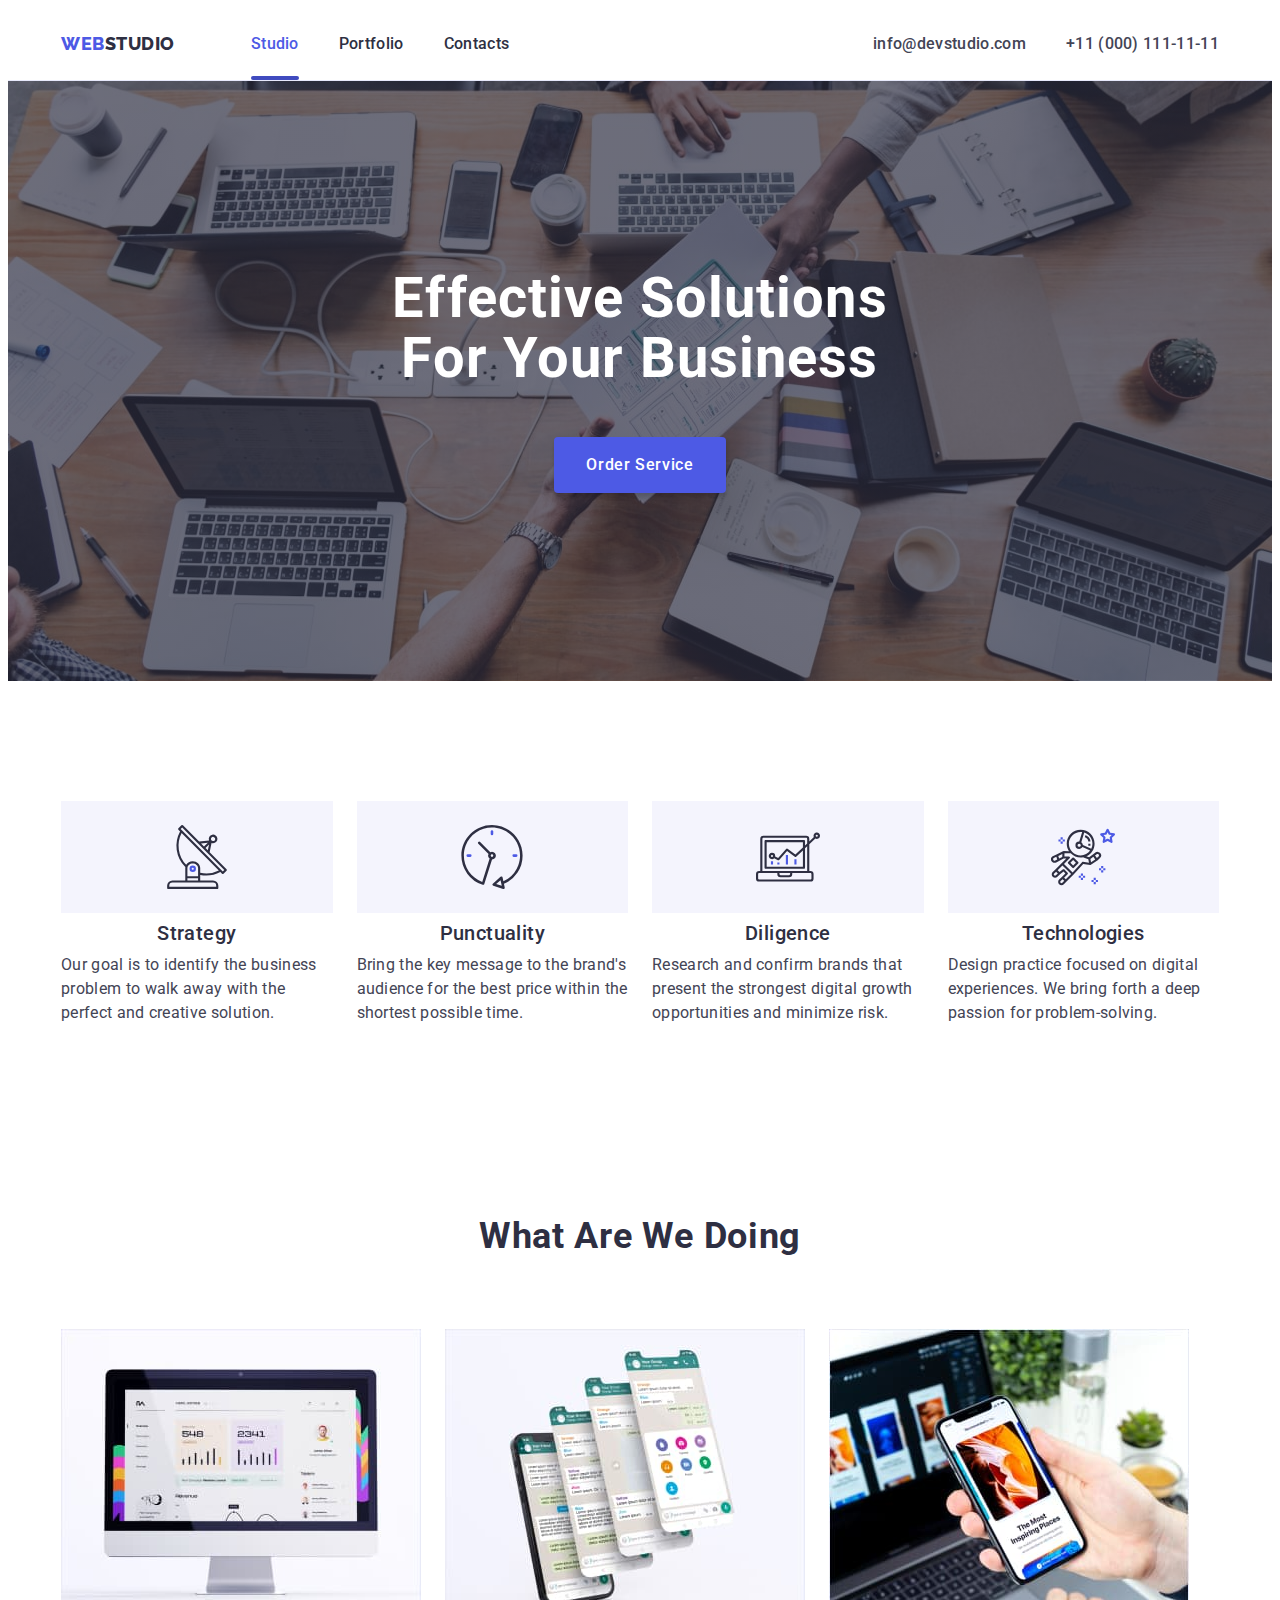
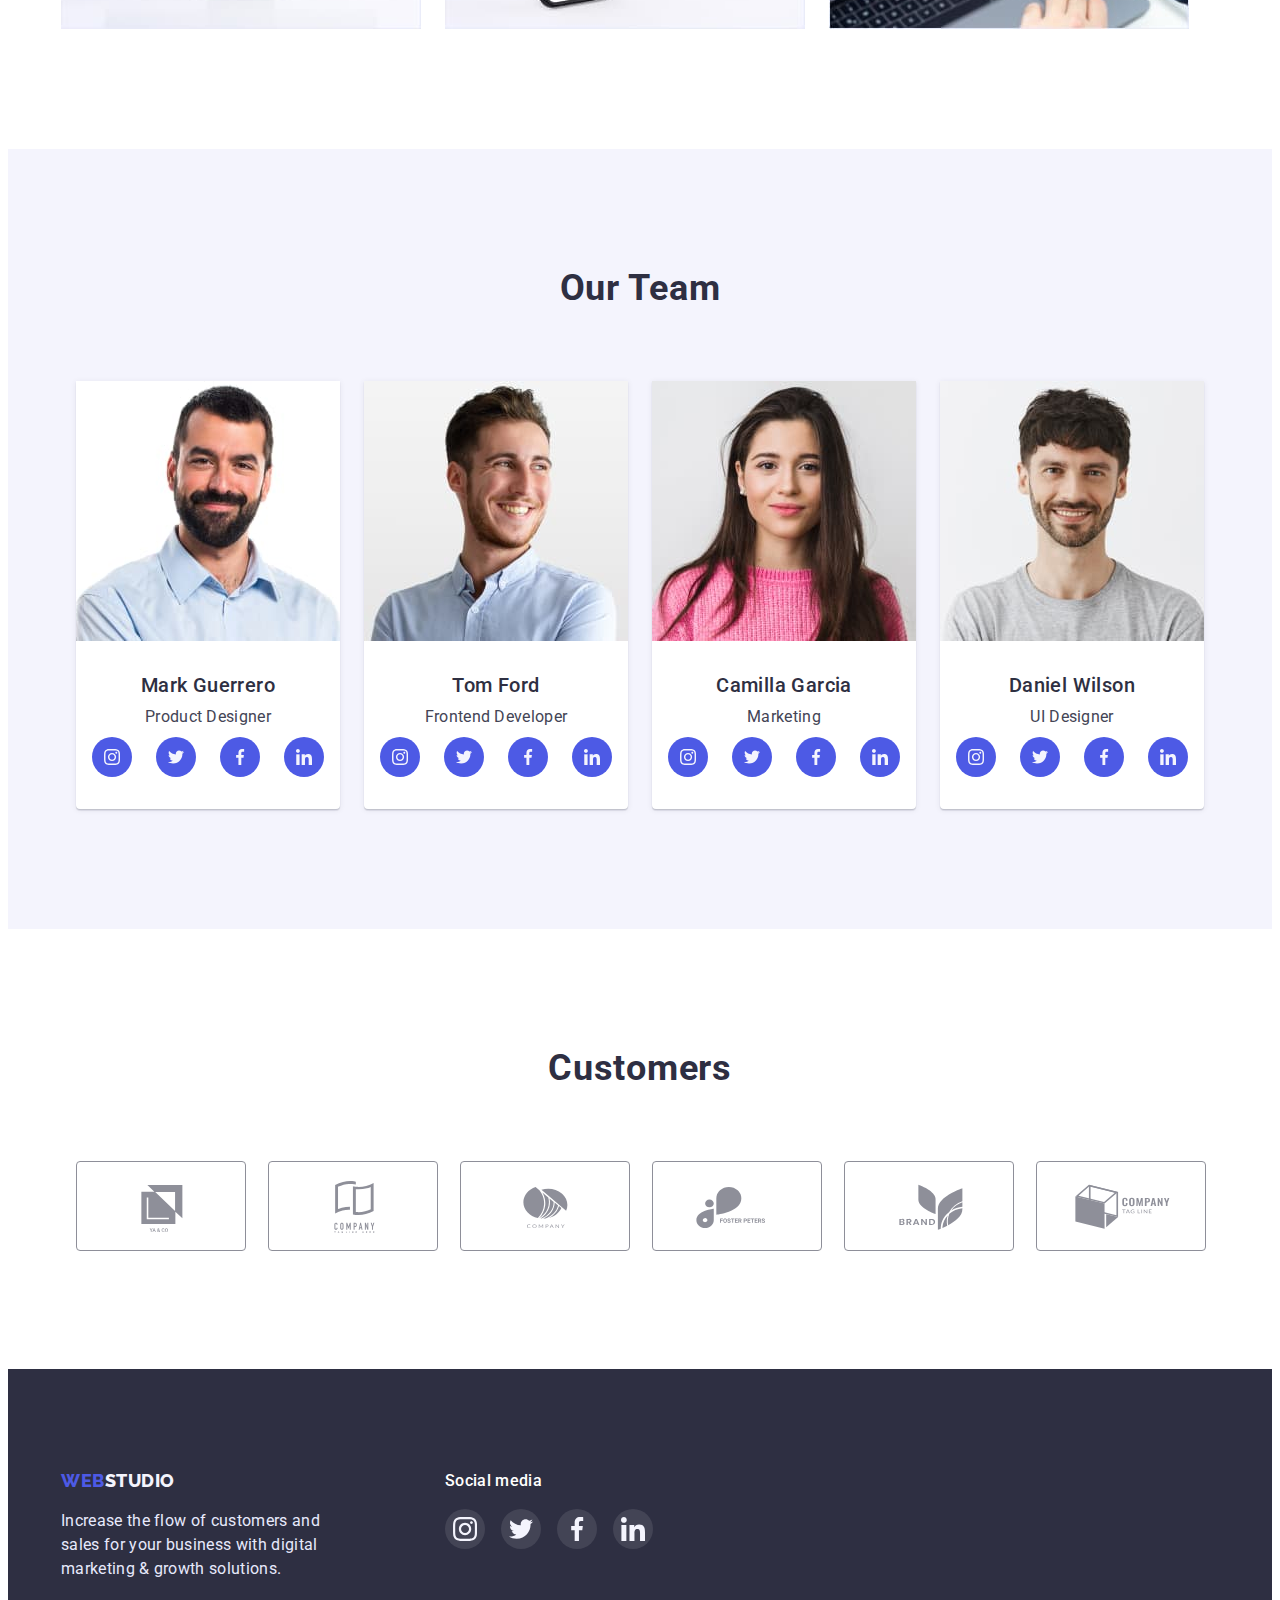
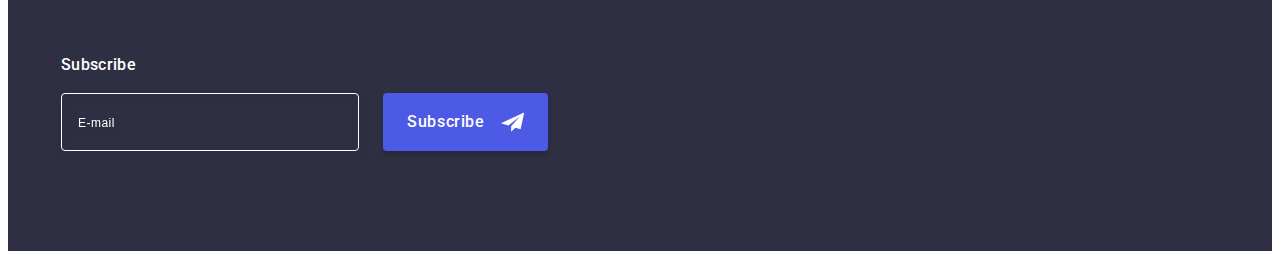
<file: index.html>
<!DOCTYPE html>
<html lang="en">
  <head>
    <meta charset="UTF-8" />
    <meta http-equiv="X-UA-Compatible" content="IE=edge" />
    <meta name="viewport" content="width=device-width, initial-scale=1.0" />
    <title>WebStudio</title>

    <link rel="preconnect" href="https://fonts.googleapis.com" />
    <link rel="preconnect" href="https://fonts.gstatic.com" crossorigin />
    <link
      href="https://fonts.googleapis.com/css2?family=Raleway:wght@800&family=Roboto:wght@400;500;700&display=swap"
      rel="stylesheet"
    />

    <link
      rel="stylesheet"
      href="https://cdnjs.cloudflare.com/ajax/libs/modern-normalize/1.1.0/modern-normalize.min.css"
      integrity="sha512-wpPYUAdjBVSE4KJnH1VR1HeZfpl1ub8YT/NKx4PuQ5NmX2tKuGu6U/JRp5y+Y8XG2tV+wKQpNHVUX03MfMFn9Q=="
      crossorigin="anonymous"
      referrerpolicy="no-referrer"
    />
    <link rel="stylesheet" href="./css/styles.css" />
    <link rel="stylesheet" href="./css/mobile.css" />
    <link rel="stylesheet" href="./css/tablet.css" />
    <link rel="stylesheet" href="./css/desktop.css" />
  </head>

  <body>
    <header class="header">
      <div class="header-wrap container">
        <nav class="header-navigation">
          <a href="./index.html" class="header-logo logo link"
            ><span class="part-logo">Web</span>Studio</a
          >
          <ul class="header-list list">
            <li class="header-list-item">
              <a href="./index.html" class="header-link link current">Studio</a>
            </li>
            <li class="header-list-item">
              <a href="./portfolio.html" class="header-link link">Portfolio</a>
            </li>
            <li class="header-list-item">
              <a href="" class="header-link link">Contacts</a>
            </li>
          </ul>
          <button
            class="mob-menu-open js-open-menu"
            type="button"
            aria-expanded="false"
            aria-controls="mobile-menu"
          >
            <svg class="mob-menu-open-icon" width="32" height="22">
              <use href="./images/icons.svg#icon-open"></use>
            </svg>
          </button>
        </nav>

        <address class="header-address">
          <ul class="header-address-list list">
            <li class="header-list-item">
              <a href="mailto:info@devstudio.com" class="header-link mail link"
                >info@devstudio.com</a
              >
            </li>
            <li class="header-list-item">
              <a href="tel:+110001111111" class="header-link phone link"
                >+11 (000) 111-11-11</a
              >
            </li>
          </ul>
        </address>
      </div>

      <div class="mob-menu js-menu-container" id="mobile-menu">
        <button class="mob-menu-close js-close-menu" type="button">
          <svg class="mob-menu-close-icon" width="8" height="8">
            <use href="./images/icons.svg#icon-close-black"></use>
          </svg>
        </button>
        <ul class="mob-menu-list list">
          <li class="mob-menu-list-item">
            <a href="./index.html" class="mob-menu-link link">Studio</a>
          </li>
          <li class="mob-menu-list-item">
            <a href="./portfolio.html" class="mob-menu-link link">Portfolio</a>
          </li>
          <li class="mob-menu-list-item">
            <a href="" class="mob-menu-link link">Contacts</a>
          </li>
        </ul>

        <address class="mob-menu-address">
          <ul class="mob-menu-address-list list">
            <li class="mob-menu-list-item">
              <a href="tel:+110001111111" class="mob-menu-link phone link"
                >+11 (000) 111-11-11</a
              >
            </li>
            <li class="mob-menu-list-item">
              <a
                href="mailto:info@devstudio.com"
                class="mob-menu-link mail link"
                >info@devstudio.com</a
              >
            </li>
          </ul>
        </address>

        <ul class="mob-menu-social list">
          <li class="menu-social-item">
            <a href="" class="menu-social-link link">
              <svg class="menu-social-link-icon" width="24" height="24">
                <use href="./images/icons.svg#icon-instagram"></use>
              </svg>
            </a>
          </li>
          <li class="menu-social-item">
            <a href="" class="menu-social-link link">
              <svg class="menu-social-link-icon" width="24" height="24">
                <use href="./images/icons.svg#icon-twitter"></use>
              </svg>
            </a>
          </li>
          <li class="social-item">
            <a href="" class="menu-social-link link">
              <svg class="menu-social-link-icon" width="24" height="24">
                <use href="./images/icons.svg#icon-facebook"></use>
              </svg>
            </a>
          </li>
          <li class="menu-social-item">
            <a href="" class="menu-social-link link">
              <svg class="menu-social-link-icon" width="24" height="24">
                <use href="./images/icons.svg#icon-linkedin"></use>
              </svg>
            </a>
          </li>
        </ul>
      </div>
    </header>

    <main class="main-main-page">
      <section class="hero-section section">
        <div class="container">
          <h1 class="hero-title">Effective Solutions for Your Business</h1>
          <button type="button" class="hero-btn btn" data-modal-open>
            Order Service
          </button>
        </div>
      </section>

      <section class="values-section section">
        <div class="container">
          <h2 class="visually-hidden">Our Values</h2>
          <ul class="values-list list">
            <li class="value-list-item icon-antenna">
              <div class="values-content-wrap">
                <h3 class="values-list-title">Strategy</h3>
                <p class="values-list-text">
                  Our goal is to identify the business problem to walk away with
                  the perfect and creative solution.
                </p>
              </div>
            </li>
            <li class="value-list-item icon-clock">
              <div class="values-content-wrap">
                <h3 class="values-list-title">Punctuality</h3>
                <p class="values-list-text">
                  Bring the key message to the brand's audience for the best
                  price within the shortest possible time.
                </p>
              </div>
            </li>
            <li class="value-list-item icon-diagram">
              <div class="values-content-wrap">
                <h3 class="values-list-title">Diligence</h3>
                <p class="values-list-text">
                  Research and confirm brands that present the strongest digital
                  growth opportunities and minimize risk.
                </p>
              </div>
            </li>
            <li class="value-list-item icon-astronaut">
              <div class="values-content-wrap">
                <h3 class="values-list-title">Technologies</h3>
                <p class="values-list-text">
                  Design practice focused on digital experiences. We bring forth
                  a deep passion for problem-solving.
                </p>
              </div>
            </li>
          </ul>
        </div>
      </section>

      <section class="presentation-section section">
        <div class="container">
          <h2 class="presentation-title title">What are we doing</h2>

          <ul class="presentation-list list">
            <li class="presentation-list-item">
              <img
                src="./images/pc-monitor.jpg"
                srcset="./images/pc-monitor.jpg 1x, ./images/pc-monitor 2x.jpg 2x"
                alt="PC monitor"
                width="360"
                height="300"
              />
            </li>
            <li class="presentation-list-item">
              <img
                src="./images/phone.jpg"
                srcset="./images/phone.jpg 1x, ./images/phone 2x.jpg 2x"
                alt=":Phone's displays"
                width="360"
                height="300"
              />
            </li>
            <li class="presentation-list-item">
              <img
                src="./images/phone-in-hand.jpg"
                srcset="./images/phone-in-hand.jpg 1x, ./images/phone-in-hand 2x.jpg 2x"
                alt="Someone's hand is holding a phone"
                width="360"
                height="300"
              />
            </li>
          </ul>
        </div>
      </section>

      <section class="team-section section">
        <div class="container">
          <h2 class="team-title title">Our Team</h2>
          <ul class="team-list list">
            <li class="team-list-item">
              <img
                src="./images/product-designer.jpg"
                srcset="
                  ./images/product-designer.jpg 1x,
                  ./images/product-designer 2x.jpg 2x
                "
                alt="Photo of product-designer"
                width="264"
              />
              <div class="team-wrap">
                <h3 class="team-list-title title">Mark Guerrero</h3>
                <p class="team-list-text">Product Designer</p>
                <ul class="social-list list">
                  <li class="social-item">
                    <a href="" class="social-link link">
                      <svg class="social-link-icon" width="16" height="16">
                        <use href="./images/icons.svg#icon-instagram"></use>
                      </svg>
                    </a>
                  </li>
                  <li class="social-item">
                    <a href="" class="social-link link">
                      <svg class="social-link-icon" width="16" height="16">
                        <use href="./images/icons.svg#icon-twitter"></use>
                      </svg>
                    </a>
                  </li>
                  <li class="social-item">
                    <a href="" class="social-link link">
                      <svg class="social-link-icon" width="16" height="16">
                        <use href="./images/icons.svg#icon-facebook"></use>
                      </svg>
                    </a>
                  </li>
                  <li class="social-item">
                    <a href="" class="social-link link">
                      <svg class="social-link-icon" width="16" height="16">
                        <use href="./images/icons.svg#icon-linkedin"></use>
                      </svg>
                    </a>
                  </li>
                </ul>
              </div>
            </li>
            <li class="team-list-item">
              <img
                src="./images/frontend-developer.jpg"
                srcset="./images/frontend-developer.jpg 1x, ./images/frontend-developer 2x.jpg 2x"
                alt="Photo of frontend-developer"
                width="264"
                height="260"
              />
              <div class="team-wrap">
                <h3 class="team-list-title title">Tom Ford</h3>
                <p class="team-list-text">Frontend Developer</p>
                <ul class="social-list list">
                  <li class="social-item">
                    <a href="" class="social-link link">
                      <svg class="social-link-icon" width="16" height="16">
                        <use href="./images/icons.svg#icon-instagram"></use>
                      </svg>
                    </a>
                  </li>
                  <li class="social-item">
                    <a href="" class="social-link link">
                      <svg class="social-link-icon" width="16" height="16">
                        <use href="./images/icons.svg#icon-twitter"></use>
                      </svg>
                    </a>
                  </li>
                  <li class="social-item">
                    <a href="" class="social-link link">
                      <svg class="social-link-icon" width="16" height="16">
                        <use href="./images/icons.svg#icon-facebook"></use>
                      </svg>
                    </a>
                  </li>
                  <li class="social-item">
                    <a href="" class="social-link link">
                      <svg class="social-link-icon" width="16" height="16">
                        <use href="./images/icons.svg#icon-linkedin"></use>
                      </svg>
                    </a>
                  </li>
                </ul>
              </div>
            </li>
            <li class="team-list-item">
              <img
                src="./images/marketing.jpg"
                srcset="./images/marketing.jpg 1x, ./images/marketing 2x.jpg 2x"
                alt="Photo of marketing"
                width="264"
                height="260"
              />
              <div class="team-wrap">
                <h3 class="team-list-title title">Camilla Garcia</h3>
                <p class="team-list-text">Marketing</p>

                <ul class="social-list list">
                  <li class="social-item">
                    <a href="" class="social-link link">
                      <svg class="social-link-icon" width="16" height="16">
                        <use href="./images/icons.svg#icon-instagram"></use>
                      </svg>
                    </a>
                  </li>
                  <li class="social-item">
                    <a href="" class="social-link link">
                      <svg class="social-link-icon" width="16" height="16">
                        <use href="./images/icons.svg#icon-twitter"></use>
                      </svg>
                    </a>
                  </li>
                  <li class="social-item">
                    <a href="" class="social-link link">
                      <svg class="social-link-icon" width="16" height="16">
                        <use href="./images/icons.svg#icon-facebook"></use>
                      </svg>
                    </a>
                  </li>
                  <li class="social-item">
                    <a href="" class="social-link link">
                      <svg class="social-link-icon" width="16" height="16">
                        <use href="./images/icons.svg#icon-linkedin"></use>
                      </svg>
                    </a>
                  </li>
                </ul>
              </div>
            </li>

            <li class="team-list-item">
              <img
                src="./images/ui-designer.jpg"
                srcset="./images/ui-designer.jpg 1x, ./images/ui-designer 2x.jpg 2x"
                alt="Photo of ui-designer"
                width="264"
                height="260"
              />
              <div class="team-wrap">
                <h3 class="team-list-title title">Daniel Wilson</h3>
                <p class="team-list-text">UI Designer</p>
                <ul class="social-list list">
                  <li class="social-item">
                    <a href="" class="social-link link">
                      <svg class="social-link-icon" width="16" height="16">
                        <use href="./images/icons.svg#icon-instagram"></use>
                      </svg>
                    </a>
                  </li>
                  <li class="social-item">
                    <a href="" class="social-link link">
                      <svg class="social-link-icon" width="16" height="16">
                        <use href="./images/icons.svg#icon-twitter"></use>
                      </svg>
                    </a>
                  </li>
                  <li class="social-item">
                    <a href="" class="social-link link">
                      <svg class="social-link-icon" width="16" height="16">
                        <use href="./images/icons.svg#icon-facebook"></use>
                      </svg>
                    </a>
                  </li>
                  <li class="social-item">
                    <a href="" class="social-link link">
                      <svg class="social-link-icon" width="16" height="16">
                        <use href="./images/icons.svg#icon-linkedin"></use>
                      </svg>
                    </a>
                  </li>
                </ul>
              </div>
            </li>
          </ul>
        </div>
      </section>

      <section class="customers-section section">
        <div class="container">
          <h2 class="customers-title title">Customers</h2>
          <ul class="customers-list list">
            <li class="customers-list-item">
              <a href="" class="customers-link link">
                <svg class="customers-link-icon" width="104" height="56">
                  <use href="./images/icons.svg#icon-company-1"></use>
                </svg>
              </a>
            </li>
            <li class="customers-list-item">
              <a href="" class="customers-link link">
                <svg class="customers-link-icon" width="104" height="56">
                  <use href="./images/icons.svg#icon-company-2"></use>
                </svg>
              </a>
            </li>
            <li class="customers-list-item">
              <a href="" class="customers-link link">
                <svg class="customers-link-icon" width="104" height="56">
                  <use href="./images/icons.svg#icon-company-3"></use>
                </svg>
              </a>
            </li>
            <li class="customers-list-item">
              <a href="" class="customers-link link">
                <svg class="customers-link-icon" width="104" height="56">
                  <use href="./images/icons.svg#icon-company-4"></use>
                </svg>
              </a>
            </li>
            <li class="customers-list-item">
              <a href="" class="customers-link link">
                <svg class="customers-link-icon" width="104" height="56">
                  <use href="./images/icons.svg#icon-company-5"></use>
                </svg>
              </a>
            </li>
            <li class="customers-list-item">
              <a href="" class="customers-link link">
                <svg class="customers-link-icon" width="104" height="56">
                  <use href="./images/icons.svg#icon-company-6"></use>
                </svg>
              </a>
            </li>
          </ul>
        </div>
      </section>
    </main>

    <footer class="footer">
      <div class="container">
        <div class="footer-wrap">
          <div class="footer-logo-wrap">
            <a class="footer-logo logo link" href="./index.html"
              ><span class="part-logo">Web</span>Studio</a
            >
            <p class="footer-text">
              Increase the flow of customers and sales for your business with
              digital marketing & growth solutions.
            </p>
          </div>
          <div class="media-wrap">
            <h3 class="media-title">Social media</h3>
            <ul class="social-list media-list list">
              <li class="social-item">
                <a href="" class="social-link media-link link">
                  <svg class="social-link-icon" width="24" height="24">
                    <use href="./images/icons.svg#icon-instagram"></use>
                  </svg>
                </a>
              </li>
              <li class="social-item">
                <a href="" class="social-link media-link link">
                  <svg class="social-link-icon" width="24" height="24">
                    <use href="./images/icons.svg#icon-twitter"></use>
                  </svg>
                </a>
              </li>
              <li class="social-item">
                <a href="" class="social-link media-link link">
                  <svg class="social-link-icon" width="24" height="24">
                    <use href="./images/icons.svg#icon-facebook"></use>
                  </svg>
                </a>
              </li>
              <li class="social-item">
                <a href="" class="social-link media-link link">
                  <svg class="social-link-icon" width="24" height="24">
                    <use href="./images/icons.svg#icon-linkedin"></use>
                  </svg>
                </a>
              </li>
            </ul>
          </div>

          <form class="footer-form">
            <label for="subscribe" class="footer-label">Subscribe</label>
            <div class="form-wrap">
              <input
                type="text"
                class="footer-input"
                id="subscribe"
                name="subscribe"
                placeholder="E-mail"
              />
              <button class="subscribe-btn btn" type="submit">
                <span>Subscribe</span>
                <svg class="btn-icon" width="24" height="24">
                  <use href="./images/icons.svg#icon-subscribe"></use>
                </svg>
              </button>
            </div>
          </form>
        </div>
      </div>
    </footer>

    <div class="backdrop is-hidden" data-modal>
      <div class="modal">
        <button class="modal-close" type="button" data-modal-close>
          <svg class="modal-close-icon" width="8" height="">
            <use href="./images/icons.svg#icon-close-black"></use>
          </svg>
        </button>

        <form>
          <p class="modal-title">
            Leave your contacts and we will call you back
          </p>

          <label class="modal-field"
            ><span class="input-text">Name</span>
            <span class="input-wrap">
              <input
                type="text"
                class="modal-input"
                name="user-name"
                required
              />
              <svg class="input-icon" width="18" height="18">
                <use href="./images/icons.svg#icon-person"></use>
              </svg>
            </span>
          </label>

          <label class="modal-field"
            ><span class="input-text">Phone</span>
            <span class="input-wrap">
              <input
                type="tel"
                class="modal-input"
                name="user-phone"
                minlength="10"
                required
              />
              <svg class="input-icon" width="18" height="24">
                <use href="./images/icons.svg#icon-phone"></use>
              </svg>
            </span>
          </label>

          <label class="modal-field"
            ><span class="input-text">Email</span>
            <span class="input-wrap">
              <input
                type="email"
                class="modal-input"
                name="user-email"
                required
              />
              <svg class="input-icon" width="18" height="24">
                <use href="./images/icons.svg#icon-email"></use>
              </svg>
            </span>
          </label>

          <label class="modal-field"
            ><span class="input-text">Comment</span>
            <textarea
              class="modal-message"
              name="user-message"
              placeholder="Text input"
            ></textarea>
          </label>

          <div class="modal-field">
            <input
              type="checkbox"
              class="modal-checkbox visually-hidden"
              id="policy"
              name="policy"
              value="true"
              required
            />
            <label for="policy" class="modal-policy">
              <span>
                I accept the terms and conditions of the
                <a class="modal-policy-link" href="">Privacy Policy</a>
              </span>
            </label>
          </div>

          <button type="submit" class="modal-btn btn">Send</button>
        </form>
      </div>
    </div>

    <script defer src="js/mobile-menu.js"></script>
    <script src="./js/modal.js"></script>
  </body>
</html>
</file>
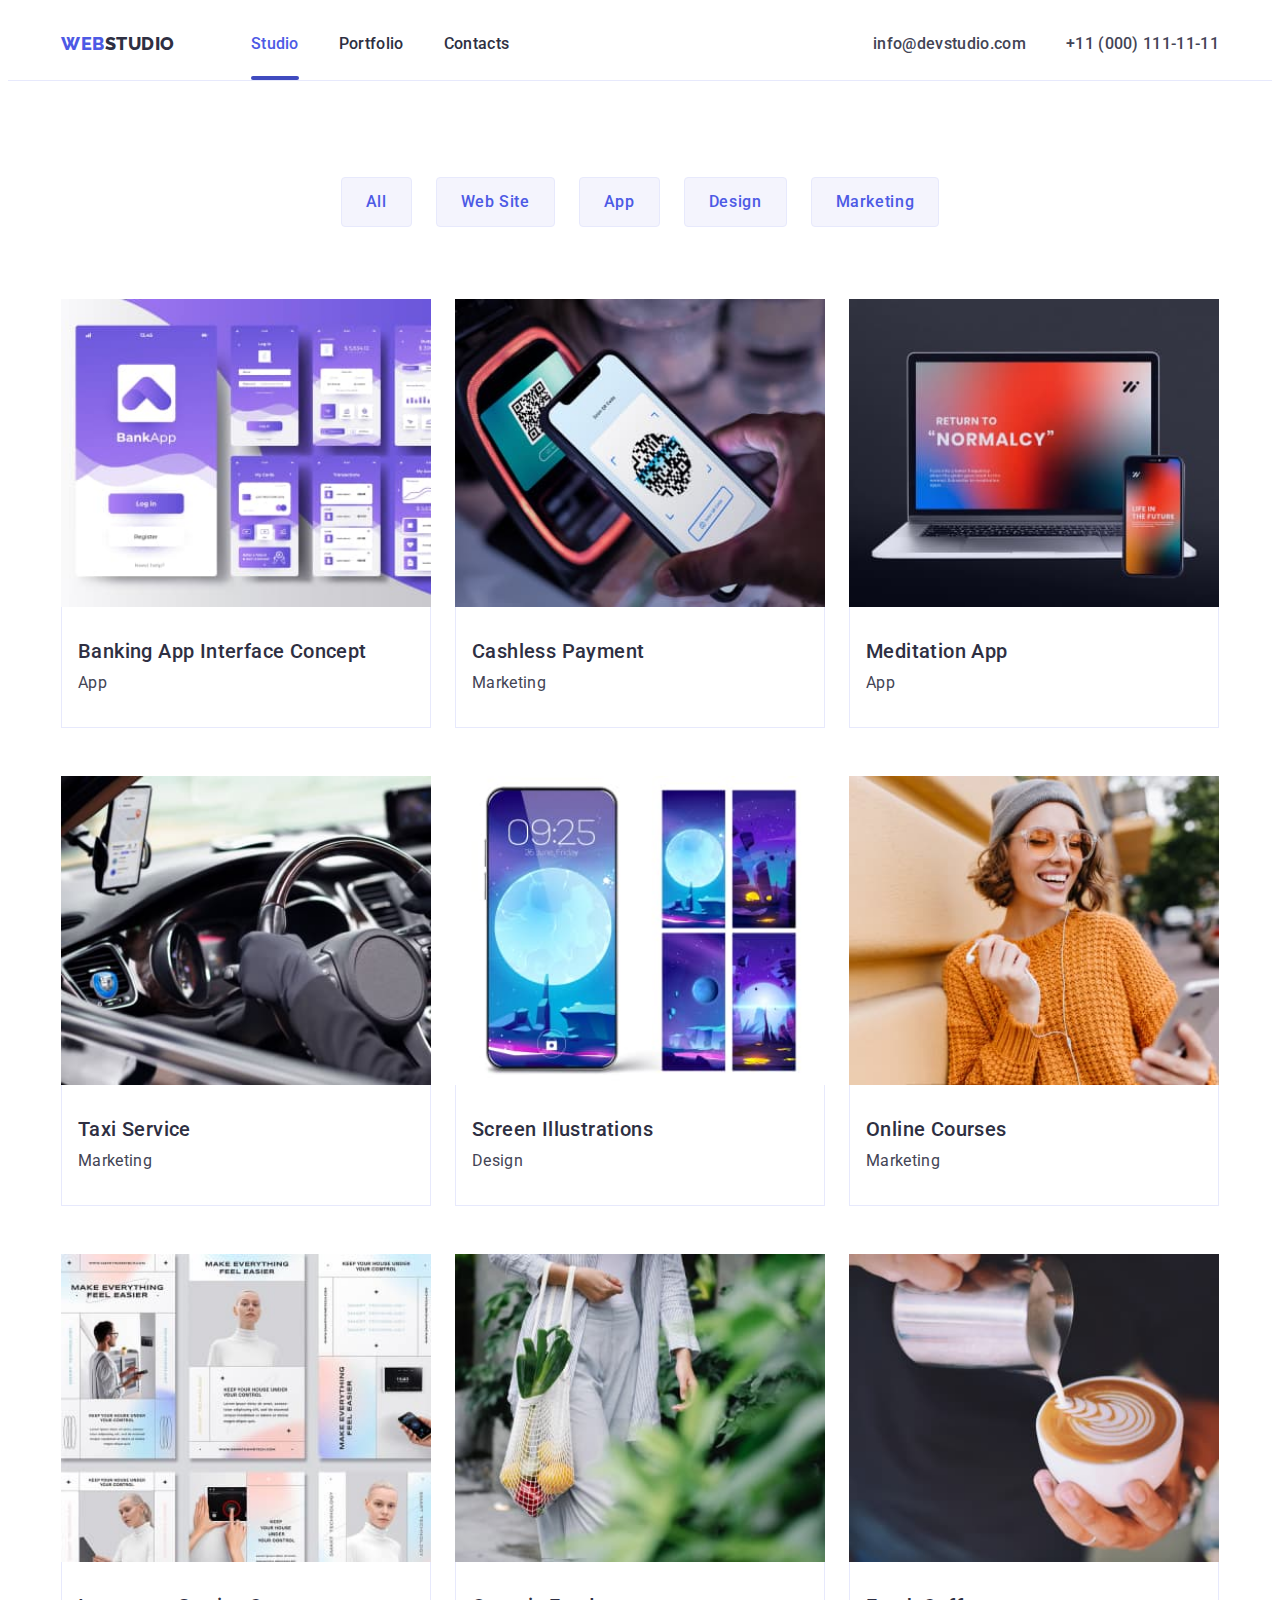
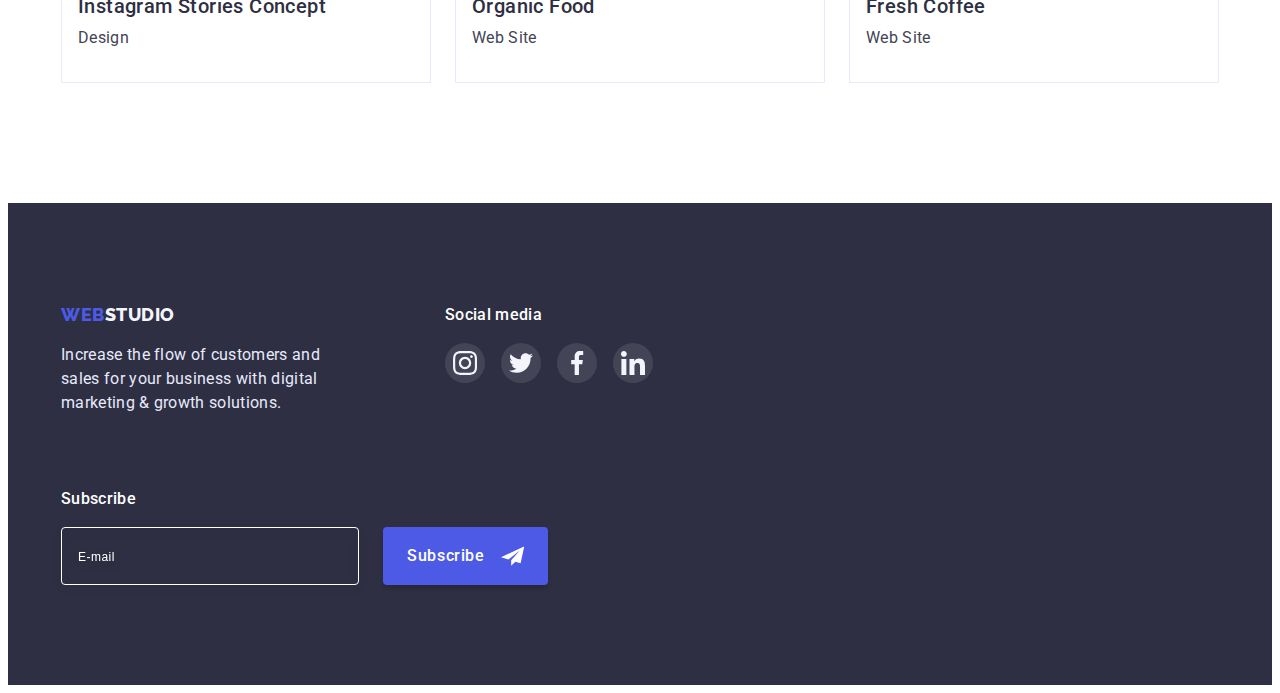
<file: portfolio.html>
<!DOCTYPE html>
<html lang="en">
  <head>
    <meta charset="UTF-8" />
    <meta http-equiv="X-UA-Compatible" content="IE=edge" />
    <meta name="viewport" content="width=device-width, initial-scale=1.0" />
    <title>Portfolio</title>

    <link rel="preconnect" href="https://fonts.googleapis.com" />
    <link rel="preconnect" href="https://fonts.gstatic.com" crossorigin />
    <link
      href="https://fonts.googleapis.com/css2?family=Raleway:wght@800&family=Roboto:wght@400;500;700&display=swap"
      rel="stylesheet"
    />

    <link
      rel="stylesheet"
      href="https://cdnjs.cloudflare.com/ajax/libs/modern-normalize/1.1.0/modern-normalize.min.css"
      integrity="sha512-wpPYUAdjBVSE4KJnH1VR1HeZfpl1ub8YT/NKx4PuQ5NmX2tKuGu6U/JRp5y+Y8XG2tV+wKQpNHVUX03MfMFn9Q=="
      crossorigin="anonymous"
      referrerpolicy="no-referrer"
    />
    <link rel="stylesheet" href="./css/styles.css" />
    <link rel="stylesheet" href="./css/mobile.css" />
    <link rel="stylesheet" href="./css/tablet.css" />
    <link rel="stylesheet" href="./css/desktop.css" />
  </head>
  <body>
    <header class="header">
      <div class="header-wrap container">
        <nav class="header-navigation">
          <a href="./index.html" class="header-logo logo link"
            ><span class="part-logo">Web</span>Studio</a
          >
          <ul class="header-list list">
            <li class="header-list-item">
              <a href="./index.html" class="header-link link current">Studio</a>
            </li>
            <li class="header-list-item">
              <a href="./portfolio.html" class="header-link link">Portfolio</a>
            </li>
            <li class="header-list-item">
              <a href="" class="header-link link">Contacts</a>
            </li>
          </ul>
          <button
            class="mob-menu-open js-open-menu"
            type="button"
            aria-expanded="false"
            aria-controls="mobile-menu"
          >
            <svg class="mob-menu-open-icon" width="32" height="22">
              <use href="./images/icons.svg#icon-open"></use>
            </svg>
          </button>
        </nav>

        <address class="header-address">
          <ul class="header-address-list list">
            <li class="header-list-item">
              <a href="mailto:info@devstudio.com" class="header-link mail link"
                >info@devstudio.com</a
              >
            </li>
            <li class="header-list-item">
              <a href="tel:+110001111111" class="header-link phone link"
                >+11 (000) 111-11-11</a
              >
            </li>
          </ul>
        </address>
      </div>

      <div class="mob-menu js-menu-container" id="mobile-menu">
        <button class="mob-menu-close js-close-menu" type="button">
          <svg class="mob-menu-close-icon" width="8" height="8">
            <use href="./images/icons.svg#icon-close-black"></use>
          </svg>
        </button>
        <ul class="mob-menu-list list">
          <li class="mob-menu-list-item">
            <a href="./index.html" class="mob-menu-link link">Studio</a>
          </li>
          <li class="mob-menu-list-item">
            <a href="./portfolio.html" class="mob-menu-link link">Portfolio</a>
          </li>
          <li class="mob-menu-list-item">
            <a href="" class="mob-menu-link link">Contacts</a>
          </li>
        </ul>

        <address class="mob-menu-address">
          <ul class="mob-menu-address-list list">
            <li class="mob-menu-list-item">
              <a href="tel:+110001111111" class="mob-menu-link phone link"
                >+11 (000) 111-11-11</a
              >
            </li>
            <li class="mob-menu-list-item">
              <a
                href="mailto:info@devstudio.com"
                class="mob-menu-link mail link"
                >info@devstudio.com</a
              >
            </li>
          </ul>
        </address>

        <ul class="mob-menu-social list">
          <li class="menu-social-item">
            <a href="" class="menu-social-link link">
              <svg class="menu-social-link-icon" width="24" height="24">
                <use href="./images/icons.svg#icon-instagram"></use>
              </svg>
            </a>
          </li>
          <li class="menu-social-item">
            <a href="" class="menu-social-link link">
              <svg class="menu-social-link-icon" width="24" height="24">
                <use href="./images/icons.svg#icon-twitter"></use>
              </svg>
            </a>
          </li>
          <li class="social-item">
            <a href="" class="menu-social-link link">
              <svg class="menu-social-link-icon" width="24" height="24">
                <use href="./images/icons.svg#icon-facebook"></use>
              </svg>
            </a>
          </li>
          <li class="menu-social-item">
            <a href="" class="menu-social-link link">
              <svg class="menu-social-link-icon" width="24" height="24">
                <use href="./images/icons.svg#icon-linkedin"></use>
              </svg>
            </a>
          </li>
        </ul>
      </div>
    </header>

    <main class="main-portfolio-page">
      <section class="gallery-section section">
        <div class="container">
          <h1 class="visually-hidden">Gallery</h1>

          <ul class="filter-list list">
            <li class="filter-list-item">
              <button class="gallery-btn btn" type="button">All</button>
            </li>
            <li class="filter-list-item">
              <button class="gallery-btn btn" type="button">Web Site</button>
            </li>
            <li class="filter-list-item">
              <button class="gallery-btn btn" type="button">App</button>
            </li>
            <li class="filter-list-item">
              <button class="gallery-btn btn" type="button">Design</button>
            </li>
            <li class="filter-list-item">
              <button class="gallery-btn btn" type="button">Marketing</button>
            </li>
          </ul>

          <ul class="gallery-list list">
            <li class="gallery-list-item">
              <article class="card">
                <a href="" class="gallery-link link">
                  <div class="card-thumb">
                    <picture>
                      <source
                        srcset="./images/img-1x.jpg 1x, ./images/img-2x.jpg 2x"
                        media="(min-width:1200px)"
                      />
                      <source
                        srcset="
                          ./images/img-tab-1x.jpg 1x,
                          ./images/img-tab-2x.jpg 2x
                        "
                        media="(min-width:768px)"
                      />
                      <source
                        srcset="
                          ./images/img-mob-1x.jpg 1x,
                          ./images/img-mob-2x.jpg 2x
                        "
                        media="(min-width:480px)"
                      />
                      <img
                        src="./images/img-mob-1x.jpg"
                        alt="Bank Application menu"
                        width="396"
                        height="280"
                      />
                    </picture>
                    <p class="card-overlay-content">
                      14 Stylish and User-Friendly App Design Concepts · Task
                      Manager App · Calorie Tracker App · Exotic Fruit Ecommerce
                      App · Cloud Storage App
                    </p>
                  </div>
                  <div class="card-content">
                    <h2 class="gallery-title title">
                      Banking App Interface Concept
                    </h2>
                    <p class="gallery-text">App</p>
                  </div>
                </a>
              </article>
            </li>
            <li class="gallery-list-item">
              <article class="card">
                <a href="" class="gallery-link link">
                  <div class="card-thumb">
                    <picture>
                      <source
                        srcset="
                          ./images/img1-1x.jpg 1x,
                          ./images/img1-2x.jpg 2x
                        "
                        media="(min-width:1200px)"
                      />
                      <source
                        srcset="
                          ./images/img1-tab-1x.jpg 1x,
                          ./images/img1-tab-2x.jpg 2x
                        "
                        media="(min-width:768px)"
                      />
                      <source
                        srcset="
                          ./images/img1-mob-1x.jpg 1x,
                          ./images/img1-mob-2x.jpg 2x
                        "
                        media="(min-width:480px)"
                      />
                      <img
                        src="./images/img1-mob-1x.jpg"
                        alt="Phone with QR Code"
                        width="396"
                        height="280"
                      />
                    </picture>
                    <p class="card-overlay-content">
                      14 Stylish and User-Friendly App Design Concepts · Task
                      Manager App · Calorie Tracker App · Exotic Fruit Ecommerce
                      App · Cloud Storage App
                    </p>
                  </div>
                  <div class="card-content">
                    <h2 class="gallery-title title">Cashless Payment</h2>
                    <p class="gallery-text">Marketing</p>
                  </div>
                </a>
              </article>
            </li>
            <li class="gallery-list-item">
              <article class="card">
                <a href="" class="gallery-link link">
                  <div class="card-thumb">
                    <picture>
                      <source
                        srcset="
                          ./images/img2-1x.jpg 1x,
                          ./images/img2-2x.jpg 2x
                        "
                        media="(min-width:1200px)"
                      />
                      <source
                        srcset="
                          ./images/img2-tab-1x.jpg 1x,
                          ./images/img2-tab-2x.jpg 2x
                        "
                        media="(min-width:768px)"
                      />
                      <source
                        srcset="
                          ./images/img2-mob-1x.jpg 1x,
                          ./images/img2-mob-2x.jpg 2x
                        "
                        media="(min-width:480px)"
                      />
                      <img
                        src="./images/img2-mob-1x.jpg"
                        alt="Phone and Laptop"
                        width="396"
                        height="280"
                      />
                    </picture>
                    <p class="card-overlay-content">
                      14 Stylish and User-Friendly App Design Concepts · Task
                      Manager App · Calorie Tracker App · Exotic Fruit Ecommerce
                      App · Cloud Storage App
                    </p>
                  </div>
                  <div class="card-content">
                    <h2 class="gallery-title title">Meditation App</h2>
                    <p class="gallery-text">App</p>
                  </div>
                </a>
              </article>
            </li>
            <li class="gallery-list-item">
              <article class="card">
                <a href="" class="gallery-link link">
                  <div class="card-thumb">
                    <picture>
                      <source
                        srcset="
                          ./images/img3-1x.jpg 1x,
                          ./images/img3-2x.jpg 2x
                        "
                        media="(min-width:1200px)"
                      />
                      <source
                        srcset="
                          ./images/img3-tab-1x.jpg 1x,
                          ./images/img3-tab-2x.jpg 2x
                        "
                        media="(min-width:768px)"
                      />
                      <source
                        srcset="
                          ./images/img3-mob-1x.jpg 1x,
                          ./images/img3-mob-2x.jpg 2x
                        "
                        media="(min-width:480px)"
                      />
                      <img
                        src="./images/img3-mob-1x.jpg"
                        alt="Car wheel and phone"
                        width="396"
                        height="280"
                      />
                    </picture>
                    <p class="card-overlay-content">
                      14 Stylish and User-Friendly App Design Concepts · Task
                      Manager App · Calorie Tracker App · Exotic Fruit Ecommerce
                      App · Cloud Storage App
                    </p>
                  </div>
                  <div class="card-content">
                    <h2 class="gallery-title title">Taxi Service</h2>
                    <p class="gallery-text">Marketing</p>
                  </div>
                </a>
              </article>
            </li>
            <li class="gallery-list-item">
              <article class="card">
                <a href="" class="gallery-link link">
                  <div class="card-thumb">
                    <picture>
                      <source
                        srcset="
                          ./images/img4-1x.jpg 1x,
                          ./images/img4-2x.jpg 2x
                        "
                        media="(min-width:1200px)"
                      />
                      <source
                        srcset="
                          ./images/img4-tab-1x.jpg 1x,
                          ./images/img4-tab-2x.jpg 2x
                        "
                        media="(min-width:768px)"
                      />
                      <source
                        srcset="
                          ./images/img4-mob-1x.jpg 1x,
                          ./images/img4-mob-2x.jpg 2x
                        "
                        media="(min-width:480px)"
                      />
                      <img
                        src="./images/img4-mob-1x.jpg"
                        alt="Phone with screen illustrations"
                        width="396"
                        height="280"
                      />
                    </picture>
                    <p class="card-overlay-content">
                      14 Stylish and User-Friendly App Design Concepts · Task
                      Manager App · Calorie Tracker App · Exotic Fruit Ecommerce
                      App · Cloud Storage App
                    </p>
                  </div>
                  <div class="card-content">
                    <h2 class="gallery-title title">Screen Illustrations</h2>
                    <p class="gallery-text">Design</p>
                  </div>
                </a>
              </article>
            </li>
            <li class="gallery-list-item">
              <article class="card">
                <a href="" class="gallery-link link">
                  <div class="card-thumb">
                    <picture>
                      <source
                        srcset="
                          ./images/img5-1x.jpg 1x,
                          ./images/img5-2x.jpg 2x
                        "
                        media="(min-width:1200px)"
                      />
                      <source
                        srcset="
                          ./images/img5-tab-1x.jpg 1x,
                          ./images/img5-tab-2x.jpg 2x
                        "
                        media="(min-width:768px)"
                      />
                      <source
                        srcset="
                          ./images/img5-mob-1x.jpg 1x,
                          ./images/img5-mob-2x.jpg 2x
                        "
                        media="(min-width:480px)"
                      />
                      <img
                        src="./images/img5-mob-1x.jpg"
                        alt="Girl with headphones"
                        width="396"
                        height="280"
                      />
                    </picture>
                    <p class="card-overlay-content">
                      14 Stylish and User-Friendly App Design Concepts · Task
                      Manager App · Calorie Tracker App · Exotic Fruit Ecommerce
                      App · Cloud Storage App
                    </p>
                  </div>
                  <div class="card-content">
                    <h2 class="gallery-title title">Online Courses</h2>
                    <p class="gallery-text">Marketing</p>
                  </div>
                </a>
              </article>
            </li>
            <li class="gallery-list-item">
              <article class="card">
                <a href="" class="gallery-link link">
                  <div class="card-thumb">
                    <picture>
                      <source
                        srcset="
                          ./images/img6-1x.jpg 1x,
                          ./images/img6-2x.jpg 2x
                        "
                        media="(min-width:1200px)"
                      />
                      <source
                        srcset="
                          ./images/img6-tab-1x.jpg 1x,
                          ./images/img6-tab-2x.jpg 2x
                        "
                        media="(min-width:768px)"
                      />
                      <source
                        srcset="
                          ./images/img6-mob-1x.jpg 1x,
                          ./images/img6-mob-2x.jpg 2x
                        "
                        media="(min-width:480px)"
                      />
                      <img
                        src="./images/img6-mob-1x.jpg"
                        alt="Stories models"
                        width="396"
                        height="280"
                      />
                    </picture>
                    <p class="card-overlay-content">
                      14 Stylish and User-Friendly App Design Concepts · Task
                      Manager App · Calorie Tracker App · Exotic Fruit Ecommerce
                      App · Cloud Storage App
                    </p>
                  </div>
                  <div class="card-content">
                    <h2 class="gallery-title title">
                      Instagram Stories Concept
                    </h2>
                    <p class="gallery-text">Design</p>
                  </div>
                </a>
              </article>
            </li>
            <li class="gallery-list-item">
              <article class="card">
                <a href="" class="gallery-link link">
                  <div class="card-thumb">
                    <picture>
                      <source
                        srcset="
                          ./images/img7-1x.jpg 1x,
                          ./images/img7-2x.jpg 2x
                        "
                        media="(min-width:1200px)"
                      />
                      <source
                        srcset="
                          ./images/img7-tab-1x.jpg 1x,
                          ./images/img7-tab-2x.jpg 2x
                        "
                        media="(min-width:768px)"
                      />
                      <source
                        srcset="
                          ./images/img7-mob-1x.jpg 1x,
                          ./images/img7-mob-2x.jpg 2x
                        "
                        media="(min-width:480px)"
                      />
                      <img
                        src="./images/img7-mob-1x.jpg"
                        alt="Woman with a bag of fruits"
                        width="396"
                        height="280"
                      />
                    </picture>
                    <p class="card-overlay-content">
                      14 Stylish and User-Friendly App Design Concepts · Task
                      Manager App · Calorie Tracker App · Exotic Fruit Ecommerce
                      App · Cloud Storage App
                    </p>
                  </div>
                  <div class="card-content">
                    <h2 class="gallery-title title">Organic Food</h2>
                    <p class="gallery-text">Web Site</p>
                  </div>
                </a>
              </article>
            </li>
            <li class="gallery-list-item">
              <article class="card">
                <a href="" class="gallery-link link">
                  <div class="card-thumb">
                    <picture>
                      <source
                        srcset="
                          ./images/img8-1x.jpg 1x,
                          ./images/img8-2x.jpg 2x
                        "
                        media="(min-width:1200px)"
                      />
                      <source
                        srcset="
                          ./images/img8-tab-1x.jpg 1x,
                          ./images/img8-tab-2x.jpg 2x
                        "
                        media="(min-width:768px)"
                      />
                      <source
                        srcset="
                          ./images/img8-mob-1x.jpg 1x,
                          ./images/img8-mob-2x.jpg 2x
                        "
                        media="(min-width:480px)"
                      />
                      <img
                        src="./images/img8-mob-1x.jpg"
                        alt="Cup of coffee"
                        width="396"
                        height="280"
                      />
                    </picture>
                    <p class="card-overlay-content">
                      14 Stylish and User-Friendly App Design Concepts · Task
                      Manager App · Calorie Tracker App · Exotic Fruit Ecommerce
                      App · Cloud Storage App
                    </p>
                  </div>
                  <div class="card-content">
                    <h2 class="gallery-title title">Fresh Coffee</h2>
                    <p class="gallery-text">Web Site</p>
                  </div>
                </a>
              </article>
            </li>
          </ul>
        </div>
      </section>
    </main>

    <footer class="footer">
      <div class="container">
        <div class="footer-wrap">
          <div class="footer-logo-wrap">
            <a class="footer-logo logo link" href="./index.html"
              ><span class="part-logo">Web</span>Studio</a
            >
            <p class="footer-text">
              Increase the flow of customers and sales for your business with
              digital marketing & growth solutions.
            </p>
          </div>
          <div class="media-wrap">
            <h3 class="media-title">Social media</h3>
            <ul class="social-list media-list list">
              <li class="social-item">
                <a href="" class="social-link media-link link">
                  <svg class="social-link-icon" width="24" height="24">
                    <use href="./images/icons.svg#icon-instagram"></use>
                  </svg>
                </a>
              </li>
              <li class="social-item">
                <a href="" class="social-link media-link link">
                  <svg class="social-link-icon" width="24" height="24">
                    <use href="./images/icons.svg#icon-twitter"></use>
                  </svg>
                </a>
              </li>
              <li class="social-item">
                <a href="" class="social-link media-link link">
                  <svg class="social-link-icon" width="24" height="24">
                    <use href="./images/icons.svg#icon-facebook"></use>
                  </svg>
                </a>
              </li>
              <li class="social-item">
                <a href="" class="social-link media-link link">
                  <svg class="social-link-icon" width="24" height="24">
                    <use href="./images/icons.svg#icon-linkedin"></use>
                  </svg>
                </a>
              </li>
            </ul>
          </div>

          <form class="footer-form">
            <label for="subscribe" class="footer-label">Subscribe</label>
            <div class="form-wrap">
              <input
                type="text"
                class="footer-input"
                id="subscribe"
                name="subscribe"
                placeholder="E-mail"
              />
              <button class="subscribe-btn btn" type="submit">
                <span>Subscribe</span>
                <svg class="btn-icon" width="24" height="24">
                  <use href="./images/icons.svg#icon-subscribe"></use>
                </svg>
              </button>
            </div>
          </form>
        </div>
      </div>
    </footer>

    <script defer src="js/mobile-menu.js"></script>
  </body>
</html>
</file>
<file: css/styles.css>
:root {
  --primary-text-color: #434455;
  --secondary-text-color: #ffffff;
  --third-text-color: #e7e9fc;
  --primary-title-color: #2e2f42;
  --secondary-title-color: #ffffff;
  --primary-header-link-color: #2e2f42;
  --secondary-header-link-color: #434455;
  --main-logo-color: #4d5ae5;
  --secondary-logo-color: #2e2f42;
  --third-logo-color: #f4f4fd;
  --primary-accent-color: #4d5ae5;
  --secondary-accent-color: #404bbf;
  --primary-background-color: #ffffff;
  --secondary-background-color: #f4f4fd;
  --third-background-color: #2e2f42;
  --header-background-color: #ffffff;
  --footer-background-color: #2e2f42;
}

/*---------------GENERAL---------------*/

p,
h1,
h2,
h3,
h4,
h5,
h6 {
  margin: 0;
}

ul {
  margin: 0;
  padding: 0;
}

img {
  display: block;
  max-width: 100%;
  height: auto;
}

body {
  font-family: 'Roboto', sans-serif;
  color: var(--primary-text-color);
}

.container {
  width: 100%;
  margin: 0 auto;
  padding-left: 15px;
  padding-right: 15px;
}

.section {
  padding-top: 96px;
  padding-bottom: 96px;
}

.logo {
  font-family: 'Raleway', sans-serif;
  font-weight: 800;
  font-size: 18px;
  line-height: 1.33;
  letter-spacing: 0.03em;
  align-items: center;
  text-transform: uppercase;
}

.part-logo {
  color: var(--main-logo-color);
}

.list {
  list-style: none;
}

.link {
  text-decoration: none;
}

.title {
  color: var(--primary-title-color);

  font-size: 36px;
  line-height: 1.11;
  letter-spacing: 0.02em;
  text-transform: capitalize;
}

.visually-hidden {
  position: absolute;
  white-space: nowrap;
  width: 1px;
  height: 1px;
  overflow: hidden;
  border: 0;
  padding: 0;
  clip: rect(0 0 0 0);
  clip-path: inset(50%);
  margin: -1px;
}

.btn {
  display: block;
  min-width: 105px;
  padding: 16px 32px;
  box-shadow: 0px 4px 4px rgba(0, 0, 0, 0.15);
  border: none;
  border-radius: 4px;

  font-family: inherit;
  font-weight: 500;
  font-size: 16px;
  line-height: 1.5;
  align-items: center;
  text-align: center;
  letter-spacing: 0.04em;
  cursor: pointer;
}

/*----------------HEADER----------------*/

.header {
  border-bottom: 1px solid #e7e9fc;

  background-color: var(--header-background-color);
}

.header-navigation {
  display: flex;
}

.header-list {
  display: none;
}

.header-address {
  display: none;
}

.header-logo {
  display: block;
  padding-top: 24px;
  padding-bottom: 24px;

  color: var(--secondary-logo-color);
}

.mob-menu-open {
  display: block;
  margin-left: auto;
  border: none;
  padding: 0;

  background-color: transparent;
}

.mob-menu-open-icon {
  display: block;

  stroke: var(--primary-header-link-color);
  background-color: transparent;
}

.mob-menu {
  position: fixed;
  top: 0;
  left: 0;
  z-index: 1;
  transform: translateX(100%);

  display: flex;
  flex-direction: column;

  width: 100%;
  height: 100%;
  padding: 80px 40px 40px;

  background-color: var(--primary-background-color);
  box-shadow: 0px 2px 1px rgba(46, 47, 66, 0.08),
    0px 1px 1px rgba(46, 47, 66, 0.16), 0px 1px 6px rgba(46, 47, 66, 0.08);

  opacity: 0;
  visibility: hidden;
  pointer-events: none;

  transition: transform cubic-bezier(0.4, 0, 0.2, 1);
}

.mob-menu.is-open {
  opacity: 1;
  visibility: visible;
  pointer-events: auto;
  transform: translateX(0);
}

.mob-menu-close {
  display: flex;
  align-items: center;
  justify-content: center;

  position: absolute;
  top: 24px;
  right: 24px;

  width: 24px;
  height: 24px;
  padding: 0;
  margin-left: auto;
  margin-bottom: 32px;
  border: 1px solid #d9d9d9;
  border-radius: 50%;

  background-color: #e7e9fc;
  color: #2e2f42;

  transition: background-color 250ms cubic-bezier(0.4, 0, 0.2, 1),
    color 250ms cubic-bezier(0.4, 0, 0.2, 1),
    border 250ms cubic-bezier(0.4, 0, 0.2, 1);
}

.mob-menu-close:is(:hover, :focus) {
  background-color: var(--secondary-accent-color);
  color: #fff;
  border: none;
}

.mob-menu-close-icon {
  fill: currentColor;
}

.mob-menu-list-item {
  margin-bottom: 40px;
}

.mob-menu-link {
  color: var(--primary-header-link-color);

  font-weight: 700;
  font-size: 36px;
  line-height: 1.11;
  letter-spacing: 0.02em;

  transition: color 250ms cubic-bezier(0.4, 0, 0.2, 1);
}

.mob-menu-link:hover,
.mob-menu-link:focus {
  color: var(--primary-accent-color);
}

.mob-menu-list-item:nth-child(3) > .mob-menu-link {
  color: var(--secondary-accent-color);
}

.mob-menu-address {
  margin-top: auto;
  margin-bottom: 48px;
}

.mob-menu-link.mail {
  color: var(--secondary-header-link-color);

  font-weight: 500;
  font-size: 20px;
  line-height: 1.2;
  letter-spacing: 0.02em;

  transition: color 250ms cubic-bezier(0.4, 0, 0.2, 1);
}

.mob-menu-link.mail:hover,
.mob-menu-link.mail:focus {
  color: var(--primary-accent-color);
}

.mob-menu-address .phone {
  color: var(--primary-accent-color);

  font-weight: 700;
  font-size: 24px;
  line-height: 1.11;
  letter-spacing: 0.02em;
}

.mob-menu-social {
  display: flex;
  justify-content: space-between;
}

.menu-social-list {
  display: flex;
  justify-content: center;
  gap: 24px;
}

.menu-social-item {
  width: 40px;
  height: 40px;
}

.menu-social-link {
  display: flex;
  justify-content: center;
  align-items: center;

  width: 100%;
  height: 100%;
  border-radius: 50%;

  background-color: var(--primary-accent-color);

  transition: background-color 250ms cubic-bezier(0.4, 0, 0.2, 1);
}

.menu-social-item:is(:hover, :focus) .menu-social-link {
  background-color: var(--secondary-accent-color);
}

/*------------MAIN PAGE-HERO------------*/

.hero-section {
  margin: 0 auto;
  padding-top: 112px;
  padding-bottom: 112px;

  background-color: var(--third-background-color);
  background-image: linear-gradient(
      rgba(46, 47, 66, 0.7),
      rgba(46, 47, 66, 0.7)
    ),
    url(../images/mob-hero-bg\ 1x.jpg);
  background-repeat: no-repeat;
  background-position: center;
  background-size: cover;
}

@media (min-device-pixel-ratio: 2),
  (-webkit-min-device-pixel-ratio: 2),
  (min-resolution: 192dpi),
  (min-resolution: 2dppx) {
  .hero-section {
    background-image: linear-gradient(
        rgba(46, 47, 66, 0.7),
        rgba(46, 47, 66, 0.7)
      ),
      url(../images/mob-hero-bg\ 2x.jpg);
  }
}

.hero-title {
  max-width: 290px;
  margin-right: auto;
  margin-left: auto;
  margin-bottom: 72px;

  color: var(--secondary-title-color);

  font-size: 30px;
  line-height: 1.11;
  letter-spacing: 0.02em;
  text-align: center;
  text-transform: capitalize;
}

.hero-btn {
  margin: 0 auto;

  color: var(--secondary-text-color);
  background-color: var(--primary-accent-color);
  box-shadow: 0px 4px 4px rgba(0, 0, 0, 0.15);

  transition: background-color 250ms cubic-bezier(0.4, 0, 0.2, 1);
}

.hero-btn:is(:hover, :focus) {
  background-color: var(--secondary-accent-color);
}

/*------------MAIN PAGE-VALUES------------*/

.values-section {
  background-color: var(--primary-background-color);
}

.value-list-item {
  margin-bottom: 72px;
}

.values-content-wrap {
  max-width: 290px;
  margin: 0 auto;
}

.values-list-title {
  margin-bottom: 8px;

  color: var(--primary-title-color);

  font-weight: 500;
  font-size: 32px;
  line-height: 1.11;
  letter-spacing: 0.02em;
  text-align: center;
}

.values-list-text {
  color: var(--primary-text-color);

  font-size: 12px;
  line-height: 1.5;
  letter-spacing: 0.02em;
}

/*------------MAIN PAGE-PRESENTATION------------*/

.presentation-section {
  display: none;
}

/*------------MAIN PAGE-TEAM------------*/

.team-section {
  background-color: var(--secondary-background-color);
}

.team-title {
  margin-bottom: 72px;
  text-align: center;
}

.team-list {
  display: flex;
  flex-direction: column;
  justify-content: center;
  align-items: center;
  gap: 72px;
}

.team-list-item {
  box-shadow: 0px 1px 6px rgba(46, 47, 66, 0.08),
    0px 1px 1px rgba(46, 47, 66, 0.16), 0px 2px 1px rgba(46, 47, 66, 0.08);
  border-radius: 0px 0px 4px 4px;

  background: var(--primary-background-color);
}

.team-wrap {
  padding: 32px 16px;
}

.team-list-title {
  margin-bottom: 8px;

  font-weight: 500;
  font-size: 20px;
  line-height: 1.2;
  letter-spacing: 0.02em;
  text-align: center;
}

.team-list-text {
  margin-bottom: 8px;

  color: var(--primary-text-color);

  font-size: 16px;
  line-height: 1.5;
  letter-spacing: 0.02em;
  text-align: center;
}

.social-list {
  display: flex;
  justify-content: center;
  gap: 24px;
}

.social-item {
  width: 40px;
  height: 40px;
}

.social-link {
  display: flex;
  justify-content: center;
  align-items: center;

  width: 100%;
  height: 100%;
  border-radius: 50%;

  background-color: var(--primary-accent-color);

  transition: background-color 250ms cubic-bezier(0.4, 0, 0.2, 1);
}

.social-item:is(:hover, :focus) .social-link {
  background-color: var(--secondary-accent-color);
}

/*----------------CUSTOMERS---------------*/

.customers-section {
  background-color: var(--primary-background-color);
}

.customers-title {
  margin-bottom: 72px;
  text-align: center;
}

.customers-list {
  display: flex;
  flex-wrap: wrap;
  justify-content: center;
  row-gap: 72px;
  column-gap: 16px;
}

.customers-list-item {
  width: 168px;
  height: 88px;
}

.customers-link {
  display: flex;
  justify-content: center;
  align-items: center;
  width: 100%;
  height: 100%;
  border: 1px solid #8e8f99;
  border-radius: 4px;

  color: #8e8f99;

  transition: color 250ms cubic-bezier(0.4, 0, 0.2, 1),
    border-color 250ms cubic-bezier(0.4, 0, 0.2, 1);
}

.customers-link:hover,
.customers-link:focus {
  border-color: var(--secondary-accent-color);
  color: var(--secondary-accent-color);
}

.customers-link-icon {
  fill: currentColor;
}

/*----------------FOOTER---------------*/

.footer {
  padding-top: 100px;
  padding-bottom: 100px;

  background-color: var(--footer-background-color);
}

.footer-wrap {
  display: flex;
  align-items: center;
  flex-direction: column;
  gap: 72px;
}

.footer-logo-wrap {
  max-width: 264px;
}

.footer-logo {
  display: block;
  margin-bottom: 16px;

  color: var(--third-logo-color);
  text-align: center;
}

.footer-text {
  color: var(--third-text-color);

  font-size: 16px;
  line-height: 1.5;
  letter-spacing: 0.02em;
}

.media-title {
  margin-bottom: 16px;

  color: var(--secondary-title-color);

  font-weight: 500;
  font-size: 16px;
  line-height: 1.5;
  letter-spacing: 0.02em;
  text-align: center;
}

.media-list {
  gap: 16px;
}

.media-link {
  background-color: rgba(255, 255, 255, 0.1);

  transition: background-color 250ms cubic-bezier(0.4, 0, 0.2, 1);
}

.social-item:is(:hover, :focus) .media-link {
  background-color: #31d0aa;
}

.footer-form {
  display: flex;
  flex-direction: column;
  text-align: center;
  width: 100%;
}

.form-wrap {
  display: flex;
  flex-direction: column;
  gap: 16px;
}

.footer-label {
  display: inline-block;
  margin-bottom: 16px;

  color: var(--secondary-title-color);

  font-weight: 500;
  font-size: 16px;
  line-height: 1.5;
  letter-spacing: 0.02em;
}

.footer-input {
  display: inline-block;
  width: 100%;
  height: 40px;

  padding: 8px 16px;
  border: 1px solid #fff;
  filter: drop-shadow(0px 4px 4px rgba(0, 0, 0, 0.15));
  border-radius: 4px;
  outline: transparent;

  background-color: transparent;
  color: var(--secondary-text-color);

  font-size: 16px;
  line-height: 1.5;
  letter-spacing: 0.02em;

  transition: border-colorr 250ms cubic-bezier(0.4, 0, 0.2, 1);
}

.footer-input:focus {
  border-color: var(--primary-accent-color);
}

.footer-input::placeholder {
  color: var(--secondary-text-color);

  font-size: 12px;
  line-height: 2;
  letter-spacing: 0.04em;
}

.subscribe-btn {
  display: flex;
  align-items: center;
  gap: 16px;

  margin-left: auto;
  margin-right: auto;
  width: 165px;
  padding: 8px 24px;

  background-color: var(--primary-accent-color);
  color: var(--secondary-text-color);

  transition: background-color 250ms cubic-bezier(0.4, 0, 0.2, 1);
}

.subscribe-btn:is(:hover, :focus) {
  background-color: var(--secondary-accent-color);
}

/*---------------MODAL----------------*/

.backdrop {
  position: fixed;
  top: 0;

  width: 100%;
  height: 100%;

  background-color: rgba(46, 47, 66, 0.4);
}

.is-hidden {
  opacity: 0;
  visibility: hidden;
  pointer-events: none;
}

.modal {
  position: absolute;
  top: 50%;
  left: 50%;
  transform: translate(-50%, -50%) scale(1);

  width: 320px;
  min-height: 586px;
  padding: 24px 16px;
  box-shadow: 0px 1px 1px rgba(0, 0, 0, 0.14), 0px 1px 3px rgba(0, 0, 0, 0.12),
    0px 2px 1px rgba(0, 0, 0, 0.2);
  border-radius: 4px;

  background-color: #fcfcfc;

  transition: transform 250ms cubic-bezier(0.4, 0, 0.2, 1);
}

.backdrop.is-hidden .modal {
  transform: translate(-50%, -50%) scale(0);
}

.modal-close {
  display: flex;
  align-items: center;
  justify-content: center;

  width: 24px;
  height: 24px;
  padding: 0;
  margin-left: auto;
  margin-bottom: 24px;
  border: 1px solid rgba(0, 0, 0, 0.1);
  border-radius: 50%;

  cursor: pointer;

  background-color: #e7e9fc;
  color: #000;

  transition: background-color 250ms cubic-bezier(0.4, 0, 0.2, 1),
    color 250ms cubic-bezier(0.4, 0, 0.2, 1),
    border 250ms cubic-bezier(0.4, 0, 0.2, 1);
}

.modal-close:is(:hover, :focus) {
  background-color: var(--secondary-accent-color);
  color: #fff;
  border: none;
}

.modal-close-icon {
  fill: currentColor;
}

.modal-title {
  margin-bottom: 16px;

  color: var(--primary-title-color);

  font-weight: 500;
  font-size: 12px;
  line-height: 1.5;
  text-align: center;
  letter-spacing: 0.02em;
}

.modal-field {
  display: inline-block;
  width: 100%;
}

.input-text {
  color: #8e8f99;

  font-size: 12px;
  line-height: 1.17;
  letter-spacing: 0.04em;
}

.input-wrap {
  position: relative;
}

.modal-input {
  width: 100%;
  height: 40px;

  margin-top: 4px;
  margin-bottom: 8px;
  padding: 10px;
  padding-left: 38px;
  border: 1px solid #2e2f42;
  border-radius: 4px;
  outline: transparent;

  background-color: transparent;
  color: #2e2f42;
  opacity: 0.2;

  font-size: 14px;

  transition: border-color 250ms cubic-bezier(0.4, 0, 0.2, 1),
    opacity 250ms cubic-bezier(0.4, 0, 0.2, 1);
}

.input-icon {
  position: absolute;
  top: 50%;
  left: 16px;
  transform: translateY(-50%);

  transition: fill 250ms cubic-bezier(0.4, 0, 0.2, 1);
}

.modal-input:focus {
  border-color: var(--primary-accent-color);
  opacity: 1;
}

.modal-input:focus + .input-icon {
  fill: var(--primary-accent-color);
}

.modal-message {
  width: 100%;
  height: 120px;

  margin-top: 4px;
  margin-bottom: 16px;
  padding: 8px 16px;
  border: 1px solid rgba(46, 47, 66, 0.2);
  border-radius: 4px;
  outline: transparent;
  resize: none;

  background-color: transparent;
  color: #2e2f42;

  font-size: 14px;

  transition: border-color 250ms cubic-bezier(0.4, 0, 0.2, 1);
}

.modal-message:focus {
  border-color: var(--primary-accent-color);
}

.modal-message::placeholder {
  color: rgba(46, 47, 66, 0.4);

  font-size: 12px;
  line-height: 1.17;
  letter-spacing: 0.04em;
}

.modal-policy {
  display: flex;
  align-items: center;
  color: #8e8f99;

  font-size: 12px;
  line-height: 1.17;
  letter-spacing: 0.04em;
}

.modal-policy-link {
  margin-left: 1px;

  color: var(--primary-accent-color);
}

.modal-policy::before {
  content: '';
  display: inline-block;
  width: 16px;
  height: 16px;
  border: 1px solid #2e2f42;
  border-radius: 2px;
  margin-right: 8px;

  transition: border-color 250ms cubic-bezier(0.4, 0, 0.2, 1);
}

.modal-checkbox {
  outline: none;
}

.modal-checkbox:checked + .modal-policy::before {
  border: none;
  background-color: var(--secondary-accent-color);
  background-image: url(../images/check.svg);
  background-repeat: no-repeat;
  background-position: center;
}

.modal-checkbox:focus + .modal-policy::before {
  border-color: var(--secondary-accent-color);
}

.modal-btn {
  width: 169px;
  padding: 16px 32px;
  margin: auto;
  margin-top: 24px;
  border-radius: 4px;

  background: var(--primary-accent-color);
  color: var(--secondary-text-color);
  box-shadow: 0px 4px 4px rgba(0, 0, 0, 0.15);

  transition: background-color 250ms cubic-bezier(0.4, 0, 0.2, 1);
}

.modal-btn:is(:hover, :focus) {
  background-color: var(--secondary-accent-color);
}

/*---------------PORTFOLIO----------------*/

.gallery-section {
  padding-top: 48px;

  background-color: var(--primary-background-color);
}

.filter-list {
  display: flex;
  flex-wrap: wrap;
  justify-content: center;
  gap: 24px;
  margin-bottom: 48px;
}

.gallery-btn {
  min-width: 69px;
  padding: 12px 24px;
  border: 1px solid #e7e9fc;
  border-radius: 4px;
  box-shadow: none;

  color: var(--primary-accent-color);
  background-color: var(--secondary-background-color);

  transition: box-shadow 250ms cubic-bezier(0.4, 0, 0.2, 1),
    background-color 250ms cubic-bezier(0.4, 0, 0.2, 1),
    color 250ms cubic-bezier(0.4, 0, 0.2, 1),
    border 250ms cubic-bezier(0.4, 0, 0.2, 1);
}

.gallery-btn:hover,
.gallery-btn:focus {
  border: none;
  box-shadow: 0px 3px 1px rgba(0, 0, 0, 0.1), 0px 2px 1px rgba(0, 0, 0, 0.08),
    0px 2px 2px rgba(0, 0, 0, 0.12);

  background-color: var(--secondary-accent-color);
  color: var(--secondary-text-color);
}

.gallery-list {
  display: flex;
  flex-wrap: wrap;
  row-gap: 48px;
}

.gallery-list-item {
  width: 100%;
}

.card {
  box-shadow: none;
  transition: box-shadow 250ms cubic-bezier(0.4, 0, 0.2, 1);
}

.card:hover,
.card:focus {
  box-shadow: 0px 1px 6px rgba(46, 47, 66, 0.08),
    0px 1px 1px rgba(46, 47, 66, 0.16), 0px 2px 1px rgba(46, 47, 66, 0.08);
}

.card-thumb {
  position: relative;
  overflow: hidden;
}

.card-overlay-content {
  position: absolute;
  top: 0;
  transform: translateY(100%);

  height: 100%;
  padding: 40px 32px;

  background-color: var(--primary-accent-color);
  background-blend-mode: soft-light;
  mix-blend-mode: normal;
  color: #f4f4fd;

  font-size: 16px;
  line-height: 1.5;
  letter-spacing: 0.02em;

  overflow: auto;

  transition: transform 250ms cubic-bezier(0.4, 0, 0.2, 1);
}

.card:is(:hover, :focus) .card-overlay-content {
  transform: translateY(0);
}
.card-content {
  padding: 32px 16px;
  border: 1px solid #e7e9fc;
  border-top: none;
}

.gallery-title {
  margin-bottom: 8px;
  font-weight: 500;
  font-size: 20px;
  line-height: 1.2;
  letter-spacing: 0.02em;
}

.gallery-text {
  color: var(--primary-text-color);

  font-weight: 400;
  font-size: 16px;
  line-height: 1.5;
  letter-spacing: 0.02em;
}
</file>
<file: css/mobile.css>
@media screen and (min-width: 480px) {
  .container {
    max-width: 426px;
  }

  /*----------------HEADER----------------*/

  .mob-menu-address .phone {
    font-size: 36px;
  }

  /*------------MAIN PAGE-HERO------------*/

  .hero-title {
    max-width: 320px;
    font-size: 36px;
  }

  /*------------MAIN PAGE-VALUES------------*/

  .values-list-title {
    font-size: 36px;
  }

  .values-content-wrap {
    max-width: 396px;
  }

  .values-list-text {
    font-size: 16px;
  }

  /*---------------MODAL----------------*/

  .modal {
    width: 392px;
  }

  .modal-title {
    font-size: 16px;
  }
}
</file>
<file: css/tablet.css>
@media screen and (min-width: 768px) {
  .container {
    max-width: 766px;
  }

  /*----------------HEADER----------------*/
  .mob-menu-open {
    display: none;
  }

  .mob-menu {
    display: none;
  }

  .header-wrap {
    display: flex;
    align-items: center;
  }

  .header-navigation {
    gap: 76px;
    align-items: center;
  }

  .header-list {
    display: flex;
    gap: 40px;
  }

  .header-address {
    display: inline-block;
    margin-left: auto;
  }

  .header-logo {
    display: block;
    padding-top: 24px;
    padding-bottom: 24px;
    color: var(--secondary-logo-color);
  }

  .header-link {
    position: relative;
    display: block;
    padding-top: 24px;
    padding-bottom: 24px;

    color: var(--primary-header-link-color);

    font-weight: 500;
    font-size: 16px;
    line-height: 1.5;
    letter-spacing: 0.02em;

    transition: color 250ms cubic-bezier(0.4, 0, 0.2, 1);
  }

  .header-link:hover,
  .header-link:focus,
  .header-link.current {
    color: var(--primary-accent-color);
  }

  .current::after {
    content: '';

    position: absolute;
    left: 0;
    bottom: 0;

    width: 100%;
    height: 4px;
    border-radius: 2px;

    background-color: var(--secondary-accent-color);
  }

  .mail,
  .phone {
    display: block;
    /* padding-top: 24px;
    padding-bottom: 24px; */

    font-style: normal;
    color: var(--secondary-header-link-color);
  }

  .header-link.mail {
    padding-top: 16px;
    padding-bottom: 0;
    margin-bottom: 12px;

    font-size: 12px;
    line-height: 1.17;
  }

  .header-link.phone {
    padding-top: 0;
    padding-bottom: 0;
    margin-bottom: 16px;

    font-size: 12px;
    line-height: 1.17;
  }

  /*------------MAIN PAGE-HERO------------*/

  .hero-section {
    background-image: linear-gradient(
        rgba(46, 47, 66, 0.7),
        rgba(46, 47, 66, 0.7)
      ),
      url(../images/tablet-hero-bg\ 1x.jpg);
  }

  @media (min-device-pixel-ratio: 2),
    (-webkit-min-device-pixel-ratio: 2),
    (min-resolution: 192dpi),
    (min-resolution: 2dppx) {
    .hero-section {
      background-image: linear-gradient(
          rgba(46, 47, 66, 0.7),
          rgba(46, 47, 66, 0.7)
        ),
        url(../images/tablet-hero-bg\ 2x.jpg);
    }
  }

  .hero-title {
    max-width: 496px;
    margin-bottom: 36px;

    font-size: 50px;
    line-height: 1.07;
  }

  /*------------MAIN PAGE-VALUES------------*/

  .values-list {
    display: flex;
    flex-wrap: wrap;
    gap: 24px;
  }

  .value-list-item {
    width: calc((100% - 24px) / 2);
  }

  /*------------MAIN PAGE-TEAM------------*/

  .team-section > .container {
    margin-right: auto;
    margin-left: auto;
  }

  .team-list {
    flex-direction: row;
    flex-wrap: wrap;
    column-gap: 24px;
    row-gap: 64px;
  }

  /*----------------CUSTOMERS---------------*/

  .customers-list {
    column-gap: 24px;
  }

  /*----------------FOOTER---------------*/

  .footer > .container {
    max-width: 582px;
  }

  .footer-wrap {
    flex-direction: row;
    flex-wrap: wrap;
    align-items: flex-start;
    justify-content: flex-start;
    column-gap: 24px;
    row-gap: 72px;
    margin-right: auto;
    margin-left: auto;
  }

  .media-title,
  .footer-logo,
  .footer-form {
    text-align: left;
  }

  .footer-form {
    width: auto;
  }

  .form-wrap {
    flex-direction: row;
    gap: 24px;
  }

  .footer-input {
    width: 264px;
  }

  /*---------------MODAL----------------*/

  .modal {
    width: 408px;
    min-height: 586px;
    padding: 24px;
  }

  .modal-policy-link {
    margin-left: 5px;
  }

  /*---------------PORTFOLIO----------------*/

  .gallery-section {
    padding-top: 64px;
  }

  .filter-list {
    margin-bottom: 64px;
  }

  .gallery-list {
    margin-top: -24px;
    margin-left: -24px;
  }

  .gallery-list-item {
    flex-basis: calc(100% / 2 - 24px);
    margin-top: 24px;
    margin-left: 24px;
  }
}
</file>
<file: css/desktop.css>
@media screen and (min-width: 1200px) {
  .container {
    max-width: 1158px;
  }

  .section {
    padding-top: 120px;
    padding-bottom: 120px;
  }

  /*----------------HEADER----------------*/

  .header-address-list {
    display: flex;
    gap: 40px;
  }

  .header-link.phone,
  .header-link.mail {
    padding-top: 24px;
    padding-bottom: 24px;
    margin-bottom: 0;

    font-size: 16px;
    line-height: 1.5;
  }

  /*------------MAIN PAGE-HERO------------*/

  .hero-section {
    max-width: 1440px;
    padding-top: 188px;
    padding-bottom: 188px;

    background-image: linear-gradient(
        rgba(46, 47, 66, 0.7),
        rgba(46, 47, 66, 0.7)
      ),
      url(../images/hero-bg.jpg);
  }

  @media (min-device-pixel-ratio: 2),
    (-webkit-min-device-pixel-ratio: 2),
    (min-resolution: 192dpi),
    (min-resolution: 2dppx) {
    .hero-section {
      background-image: linear-gradient(
          rgba(46, 47, 66, 0.7),
          rgba(46, 47, 66, 0.7)
        ),
        url(../images/hero-bg\ 2x.jpg);
    }
  }

  .hero-title {
    max-width: 496px;
    margin-bottom: 48px;

    font-size: 56px;
    line-height: 1.07;
  }

  /*------------MAIN PAGE-VALUES------------*/

  .values-list {
    flex-wrap: nowrap;
  }

  .values-list-title {
    font-size: 20px;
    line-height: 1.2;
  }

  .value-list-item {
    width: calc(100%-72px) / 4;
  }

  .value-list-item::before {
    content: '';
    display: block;
    height: 112px;
    margin-bottom: 8px;

    background-color: var(--secondary-background-color);
    background-repeat: no-repeat;
    background-position: center;
    background-size: 64px 64px;
  }
  .icon-antenna::before {
    background-image: url(../images/antenna.svg);
  }

  .icon-clock::before {
    background-image: url(../images/clock.svg);
  }

  .icon-diagram::before {
    background-image: url(../images/diagram.svg);
  }

  .icon-astronaut::before {
    background-image: url(../images/astronaut.svg);
  }

  /*------------MAIN PAGE-PRESENTATION------------*/

  .presentation-section {
    display: block;
    padding-top: 0;

    background-color: var(--primary-background-color);
  }

  .presentation-title {
    margin-bottom: 72px;
    text-align: center;
  }

  .presentation-list {
    display: flex;
    gap: 24px;
  }

  .presentation-list-item {
    width: calc((100%-48px) / 3);
  }

  /*----------------FOOTER---------------*/

  .footer > .container {
    max-width: 1158px;
  }

  .footer {
    padding-top: 100px;
    padding-bottom: 100px;
  }

  .footer-logo-wrap {
    margin-right: 96px;
  }

  .media-wrap {
    margin-right: 56px;
  }

  /*---------------MODAL----------------*/

  .modal {
    width: 408px;
    min-height: 584px;
    padding: 24px;
  }

  .modal-policy-link {
    margin-left: 5px;
  }

  /*---------------PORTFOLIO----------------*/

  .gallery-section {
    padding-top: 96px;
  }

  .filter-list {
    margin-bottom: 72px;
  }

  .gallery-list {
    row-gap: 24px;
  }

  .gallery-list-item {
    flex-basis: calc(100% / 3 - 24px);
  }
}
</file>
